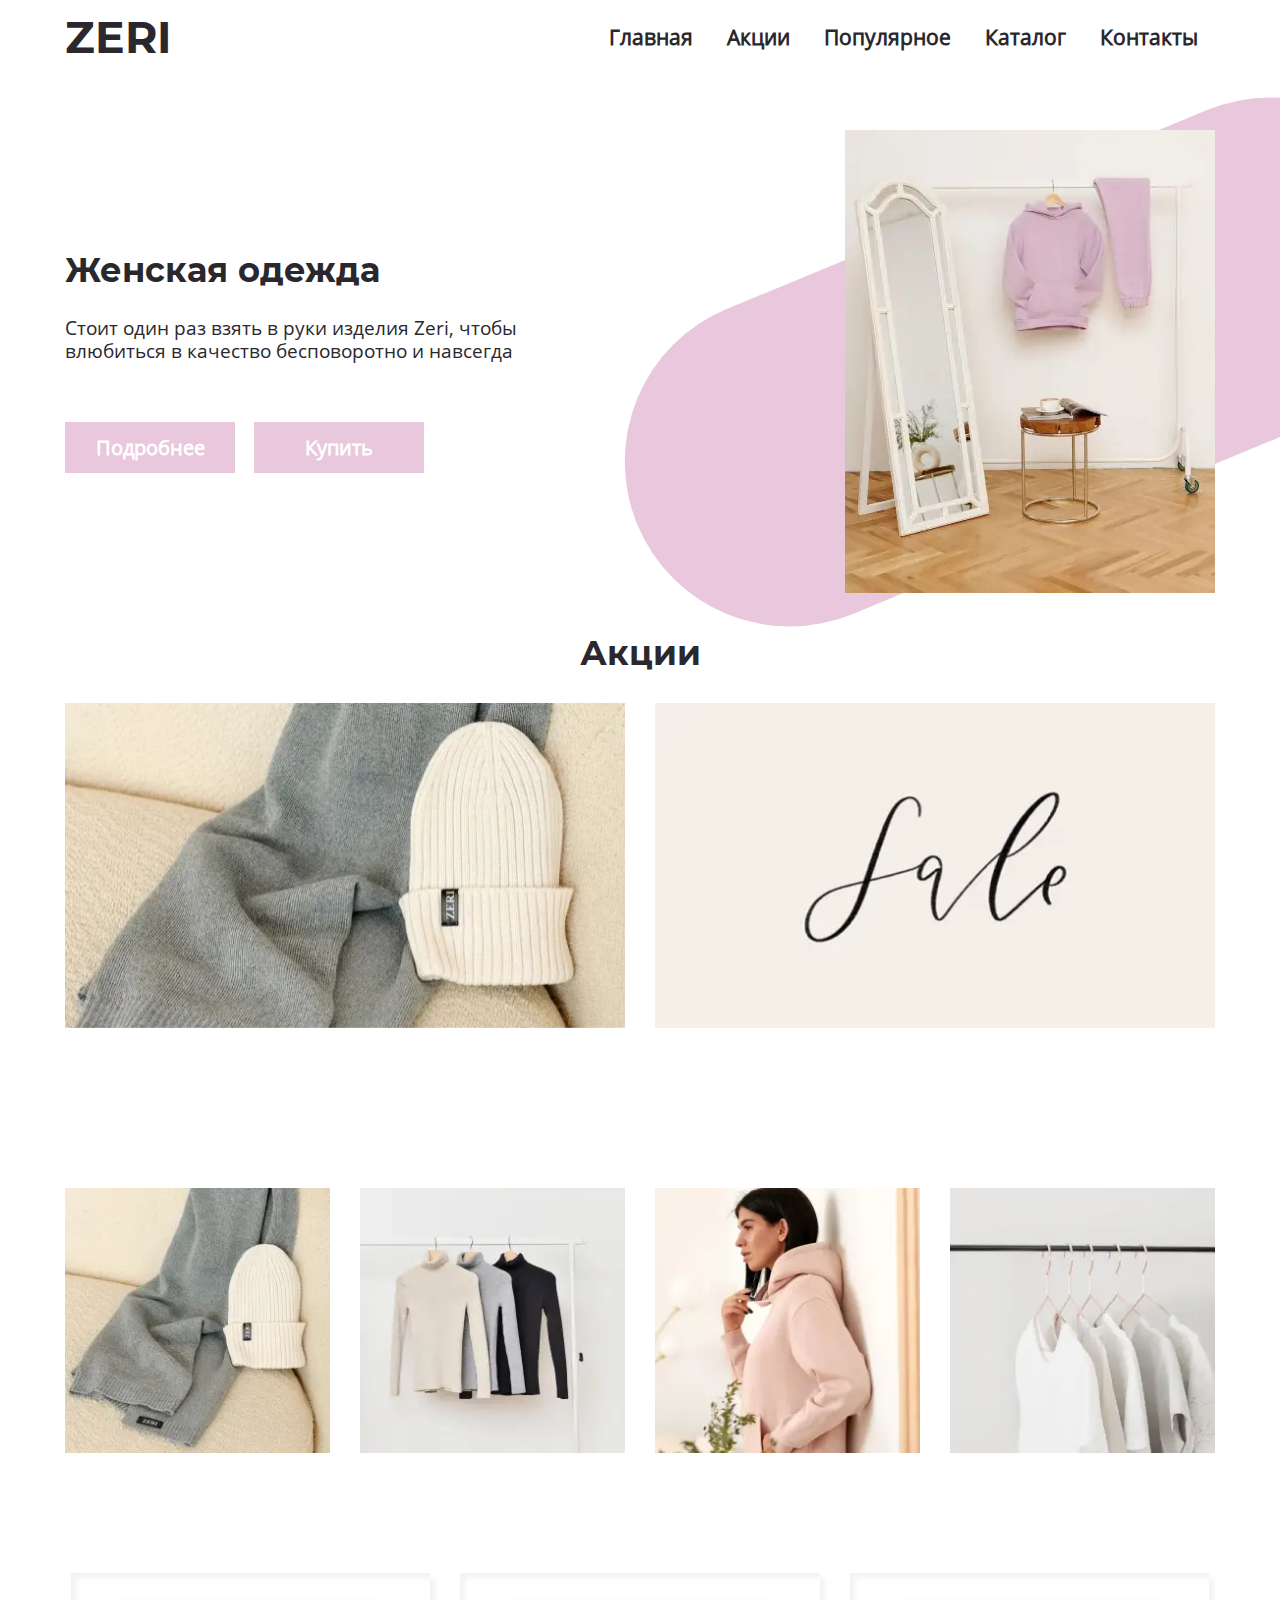
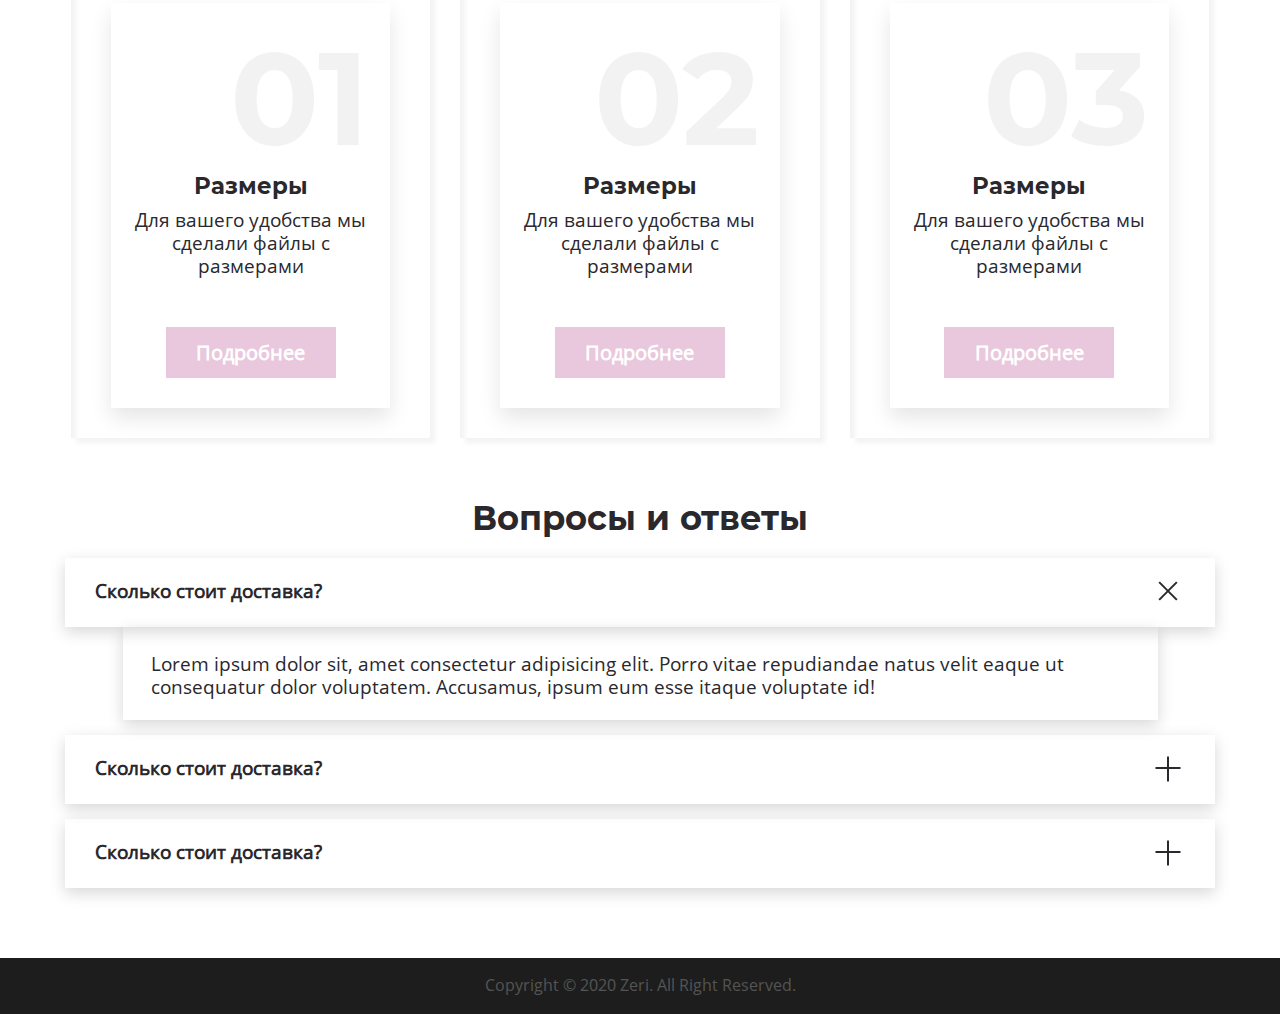
<file: index.html>
<!DOCTYPE html><html lang="ru"><head>	<meta charset="UTF-8">	<meta name="viewport" content="width=device-width, initial-scale=1.0">	<meta name="format-detection" content="telephone=no">	<link rel="stylesheet" href="css/style.min.css">	<title>ZERI | Магазин женской одежды</title></head><body>	<div class="wrapper">		<header class="header">	<div class="header__container _container">		<a href="#top" class="header__logo">ZERI</a>		<div class="header__menu menu">			<div class="menu__icon icon-menu">				<span></span>				<span></span>				<span></span>			</div>			<nav class="menu__body">				<ul class="menu__list">					<li><a href="#top" class="menu__link">Главная</a></li>					<li><a href="#promo" class="menu__link">Акции</a></li>					<li><a href="#popular" class="menu__link">Популярное</a></li>					<li><a href="https://www.wildberries.ru/brands/zeri" target="_blank" class="menu__link">Каталог</a></li>					<li><a href="/contacts.html" class="menu__link">Контакты</a></li>				</ul>			</nav>		</div>	</div></header>		<div class="page">			<div class="page__container">				<div class="page__main main-page">					<div class="main-page__container _container">						<div class="main-page__column main-page__column-info">							<div class="main-page__info">								<div class="main-page__title title _anim-items _anim-no-hide">Женская одежда</div>								<div class="main-page__text text _anim-items _anim-no-hide">Стоит один раз взять в руки изделия Zeri, чтобы влюбиться в качество бесповоротно и навсегда</div>								<div class="main-page__buttons _anim-items _anim-no-hide">									<a href="#promo" class="main-page__button btn">Подробнее</a>									<a href="https://www.wildberries.ru/brands/zeri" target="_blank"										class="main-page__button btn">Купить</a>								</div>							</div>						</div>						<div class="main-page__column main-page__column-image">							<div class="main-page__image _anim-items _anim-no-hide">								<picture><source srcset="img/slide01.webp" type="image/webp"><img src="img/slide01.png" alt="" /></picture>							</div>						</div>					</div>				</div>				<div class="page__promo promo-page" id="promo">					<div class="promo-page__container _container">						<div class="promo-page__title title _anim-items _anim-no-hide">Акции</div>						<div class="promo-page__boxes ">							<div class="promo-page__wrapBox _anim-items _anim-no-hide">								<div class="promo-page__box box">									<div class="box__image">										<picture><source srcset="img/promo1.webp" type="image/webp"><img src="img/promo1.png" alt="" /></picture>									</div>									<div class="box__content">										<div class="box__title title">Новогодняя коллекция</div>										<div class="box__text text">В вашем городе уже шёл снег? Если ваша лента Instagram полна											впечатлений о первом снеге, это сигнал к утеплению</div>										<a href="https://www.wildberries.ru/brands/zeri?fseason=52&sort=popular" target="_blank"											class="box__btn btn">Перейти</a>									</div>								</div>							</div>							<div class="promo-page__wrapBox _anim-items _anim-no-hide">								<div class="promo-page__box box">									<div class="box__image">										<picture><source srcset="img/promo2.webp" type="image/webp"><img src="img/promo2.png" alt="" /></picture>									</div>									<div class="box__content">										<div class="box__title title">Распродажа</div>										<div class="box__text text">Всемирная распродажа 11.11. диктует свои правила, а Zeri											хочется радовать вас беспрецедентными предложениями!</div>										<a href="https://www.wildberries.ru/brands/zeri?sort=sale" target="_blank"											class="box__btn btn">Перейти</a>									</div>								</div>							</div>						</div>					</div>				</div>				<div class="page__popular popular-page" id="popular">					<div class="popular-page__container _container">						<div class="popular-page__title title _anim-items _anim-no-hide">Популярные товары</div>						<div class="popular-page__row">							<a href="https://www.instagram.com/p/CIFU75yF_Hj/" target="_blank" class="popular-page__item">								<div class="popular-item">									<div class="popular-item__image">										<picture><source srcset="img/popular1.webp" type="image/webp"><img src="img/popular1.png" alt="" /></picture>									</div>									<div class="popular-item__content">										<div class="popular-item__title">Шапка</div>										<div class="popular-item__text">Состав: 50% шерсть, 50% акрил. Итальянская пряжа премиум											качества</div>									</div>								</div>							</a>							<a href="https://www.wildberries.ru/catalog/12222192/detail.aspx?targetUrl=BP" target="_blank"								class="popular-page__item">								<div class="popular-item">									<div class="popular-item__image">										<picture><source srcset="img/popular2.webp" type="image/webp"><img src="img/popular2.png" alt="" /></picture>									</div>									<div class="popular-item__content">										<div class="popular-item__title">Водолазки</div>										<div class="popular-item__text">Итальянская пряжа премиум класса, состав 50% акрил, 50%											шерсть</div>									</div>								</div>							</a>							<a href="https://www.wildberries.ru/catalog/17297695/detail.aspx?targetUrl=BP" target="_blank"								class="popular-page__item">								<div class="popular-item">									<div class="popular-item__image">										<picture><source srcset="img/popular3.webp" type="image/webp"><img src="img/popular3.png" alt="" /></picture>									</div>									<div class="popular-item__content">										<div class="popular-item__title">Водолазки</div>										<div class="popular-item__text">Итальянская пряжа премиум класса, состав 50% акрил, 50%											шерсть</div>									</div>								</div>							</a>							<a href="https://www.wildberries.ru/catalog/14971468/detail.aspx?targetUrl=BP" target="_blank"								class="popular-page__item">								<div class="popular-item">									<div class="popular-item__image">										<picture><source srcset="img/popular4.webp" type="image/webp"><img src="img/popular4.png" alt="" /></picture>									</div>									<div class="popular-item__content">										<div class="popular-item__title">Футболки</div>										<div class="popular-item__text">Наши футболки представлены в классических цветах: белом и											чёрном</div>									</div>								</div>							</a>						</div>					</div>				</div>				<div class="page__interesting interesting-page">					<div class="interesting-page__container _container">						<div class="interesting-page__title title _anim-items _anim-no-hide">							Интересное						</div>						<div class="interesting-page__row ">							<div class="interesting-page__item">								<div class="interesting-item">									<div class="interesting-item__content">										<div class="interesting-item__number">01</div>										<div class="interesting-item__title subtitle">Размеры</div>										<div class="interesting-item__text text">Для вашего удобства мы сделали файлы с размерами										</div>										<a href="#popup" class="interesting-item__btn btn popup-link">Подробнее</a>									</div>								</div>							</div>							<div class="interesting-page__item">								<div class="interesting-item">									<div class="interesting-item__content">										<div class="interesting-item__number">02</div>										<div class="interesting-item__title subtitle">Размеры</div>										<div class="interesting-item__text text">Для вашего удобства мы сделали файлы с размерами										</div>										<a href="#popup" class="interesting-item__btn btn popup-link">Подробнее</a>									</div>								</div>							</div>							<div class="interesting-page__item">								<div class="interesting-item">									<div class="interesting-item__content">										<div class="interesting-item__number">03</div>										<div class="interesting-item__title subtitle">Размеры</div>										<div class="interesting-item__text text">Для вашего удобства мы сделали файлы с размерами										</div>										<a href="#popup" class="interesting-item__btn btn popup-link">Подробнее</a>									</div>								</div>							</div>						</div>					</div>				</div>				<div class="page__questions questions-page">					<div class="questions-page__container _container">						<div class="questions-page__title title">Вопросы и ответы</div>						<div class="questions-page__items">							<div class="questions-page__item">								<div class="questions-page__front">									<div class="questions-page__question text">										Сколько стоит доставка?									</div>									<div class="questions-page__arrow"><span></span></div>								</div>								<div class="questions-page__back">									<div class="questions-page__content">										<div class="questions-page__answer text">Lorem ipsum dolor sit, amet consectetur											adipisicing elit. Porro vitae repudiandae natus velit eaque ut consequatur dolor											voluptatem. Accusamus, ipsum eum esse itaque voluptate id!</div>									</div>								</div>							</div>							<div class="questions-page__item">								<div class="questions-page__front">									<div class="questions-page__question text">										Сколько стоит доставка?									</div>									<div class="questions-page__arrow"><span></span></div>								</div>								<div class="questions-page__back">									<div class="questions-page__content">										<div class="questions-page__answer text">Lorem ipsum dolor sit, amet consectetur											adipisicing elit. Porro vitae repudiandae natus velit eaque ut consequatur dolor											voluptatem. Accusamus, ipsum eum esse itaque voluptate id!</div>									</div>								</div>							</div>							<div class="questions-page__item">								<div class="questions-page__front">									<div class="questions-page__question text">										Сколько стоит доставка?									</div>									<div class="questions-page__arrow"><span></span></div>								</div>								<div class="questions-page__back">									<div class="questions-page__content">										<div class="questions-page__answer text">Lorem ipsum dolor sit, amet consectetur											adipisicing elit. Porro vitae repudiandae natus velit eaque ut consequatur dolor											voluptatem. Accusamus, ipsum eum esse itaque voluptate id!</div>									</div>								</div>							</div>						</div>					</div>				</div>			</div>		</div>		<div class="footer">	<div class="footer__container _container">		<div class="footer__info">Copyright © 2020 Zeri. All Right Reserved.</div>	</div></div>	</div>	<div id="popup" class="popup">		<div class="popup__body">			<div class="popup__content">				<a href="" class="popup__close close-popup title">X</a>				<div class="popup__title title">Размеры</div>				<div class="popup__image"><picture><source srcset="img/size.webp" type="image/webp"><img src="img/size.jpg" alt="" /></picture></div>				<div class="popup__text text"></div>			</div>		</div>	</div>	<script src="js/script.min.js"></script></body></html>
</file>
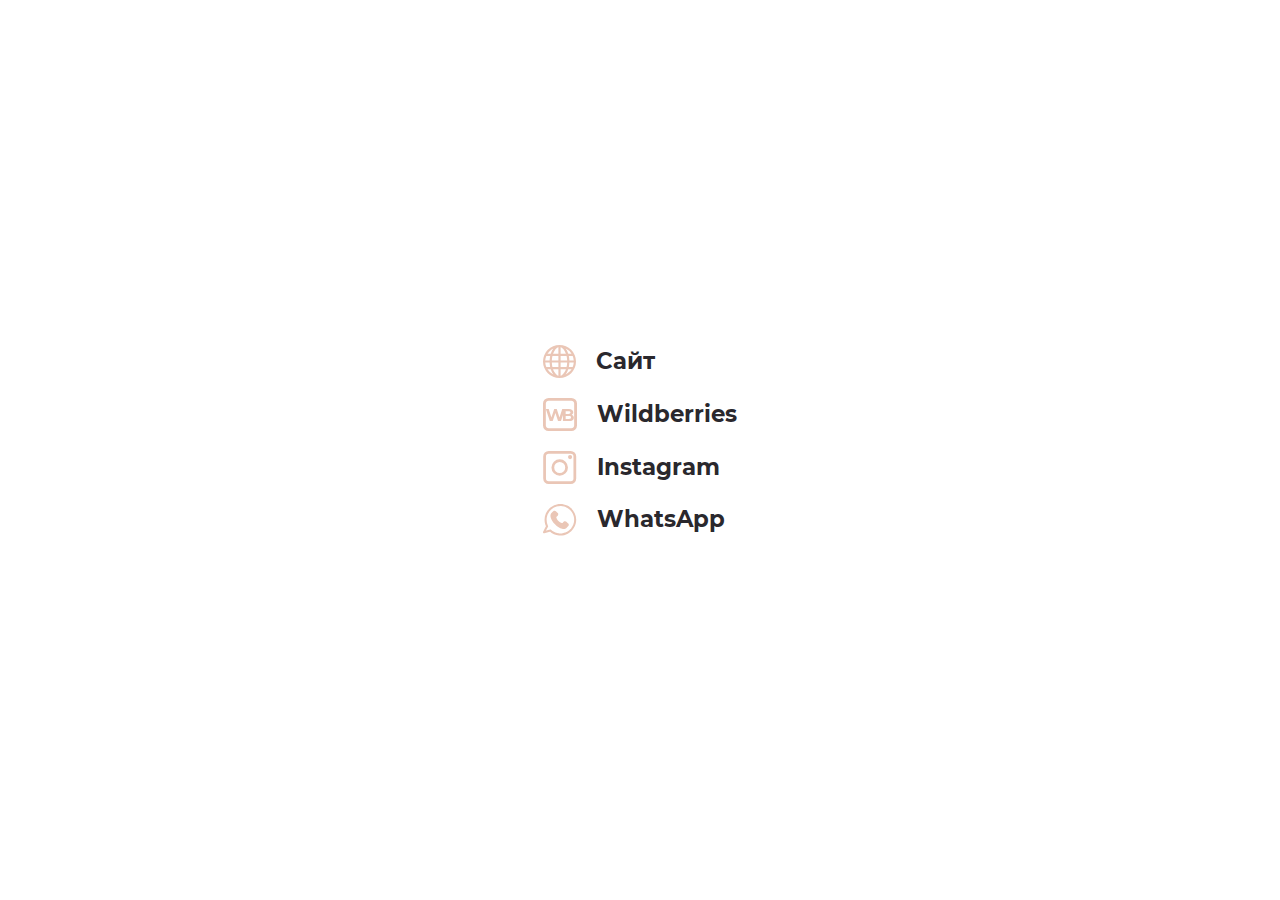
<file: contacts.html>
<!DOCTYPE html><html lang="ru"><head>	<meta charset="UTF-8">	<meta name="viewport" content="width=device-width, initial-scale=1.0">	<meta name="format-detection" content="telephone=no">	<link rel="stylesheet" href="css/style.min.css">	<title>ZERI | Магазин женской одежды</title></head><body>	<div class="wrapper">				<div class="page">			<div class="page__container">				<div class="page-contacts contacts-page">					<div class="contacts-page__container _container">						<div class="contacts-page__column">							<a href="/index.html" class="contacts-page__link">								<div class="contacts-page__icon">									<picture><source srcset="img/icons/site.svg" type="image/webp"><img src="img/icons/site.svg" alt="" /></picture>								</div>								<div class="contacts-page__title subtitle">Сайт</div>							</a>							<a href="https://www.wildberries.ru/brands/zeri" target="_blank" class="contacts-page__link">								<div class="contacts-page__icon"><picture><source srcset="img/icons/wb.svg" type="image/webp"><img src="img/icons/wb.svg" alt="" /></picture></div>								<div class="contacts-page__title subtitle">Wildberries</div>							</a>							<a href="https://www.instagram.com/zeri.shop/" target="_blank" class="contacts-page__link">								<div class="contacts-page__icon"><picture><source srcset="img/icons/inst.svg" type="image/webp"><img src="img/icons/inst.svg" alt="" /></picture></div>								<div class="contacts-page__title subtitle">Instagram</div>							</a>							<a href="https://taplink.cc/link/22937996.5420dc/whatsapp/" target="_blank" class="contacts-page__link">								<div class="contacts-page__icon"><picture><source srcset="img/icons/wa.svg" type="image/webp"><img src="img/icons/wa.svg" alt="" /></picture></div>								<div class="contacts-page__title subtitle">WhatsApp</div>							</a>						</div>					</div>				</div>			</div>		</div>			</div>	<script src="js/script.min.js"></script></body></html>
</file>
<file: css/style.min.css>
@font-face{font-family:OpenSans;font-display:swap;src:url(../fonts/OpenSans-Regular.woff) format("woff"),url(../fonts/OpenSans-Regular.woff2) format("woff2");font-weight:400;font-style:normal}@font-face{font-family:Montserrat;font-display:swap;src:url(../fonts/Montserrat-Regular.woff) format("woff"),url(../fonts/Montserrat-Regular.woff2) format("woff2");font-weight:400;font-style:normal}@font-face{font-family:Montserrat;font-display:swap;src:url(../fonts/Montserrat-Bold.woff) format("woff"),url(../fonts/Montserrat-Bold.woff2) format("woff2");font-weight:700;font-style:normal}*{padding:0;margin:0;border:0}*,:after,:before{-webkit-box-sizing:border-box;box-sizing:border-box}:active,:focus{outline:0}a:active,a:focus{outline:0}aside,footer,header,nav,section{display:block}body,html{height:100%;min-width:320px}body{line-height:1;font-family:OpenSans,sans-serif;-ms-text-size-adjust:100%;-moz-text-size-adjust:100%;-webkit-text-size-adjust:100%}button,input,textarea{font-family:OpenSans,sans-serif}input::-ms-clear{display:none}button{cursor:pointer}button::-moz-focus-inner{padding:0;border:0}a,a:visited{text-decoration:none}a:hover{text-decoration:none}ul li{list-style:none}img{vertical-align:top}h1,h2,h3,h4,h5,h6{font-weight:inherit;font-size:inherit}body{color:#2a282d;font-size:14px;background-color:#fff}body.lock{overflow:hidden}.wrapper{width:100%;min-height:100%;overflow:hidden;display:-webkit-box;display:-ms-flexbox;display:flex;-webkit-box-orient:vertical;-webkit-box-direction:normal;-ms-flex-direction:column;flex-direction:column}._container{max-width:1170px;margin:0 auto;width:100%}.btn{cursor:pointer;color:#fff;padding:15px 15px 15px 15px;background-color:#e9c8dd;display:inline-block;min-width:170px;text-align:center;font-size:calc(14px + 8 * ((100vw - 320px)/ 1190));font-weight:700;-webkit-transition:all .8s ease 0s;-o-transition:all .8s ease 0s;transition:all .8s ease 0s}.title{font-family:Montserrat;font-size:calc(24px + 12 * ((100vw - 320px)/ 1190));font-weight:700;line-height:120%}.subtitle{font-family:Montserrat;font-size:calc(18px + 6 * ((100vw - 320px)/ 1190));font-weight:700}.text{font-size:calc(16px + 4 * ((100vw - 320px)/ 1190));line-height:120%}.fat{font-weight:700}.ibg{background-position:center;background-size:cover;background-repeat:no-repeat;position:relative}.ibg img{width:0;height:0;position:absolute;top:0;left:0;opacity:0;visibility:hidden}.header{position:fixed;top:0;left:0;width:100%;z-index:50;min-height:56px;padding:15px 0 15px 0;-webkit-transition:all .8s ease 0s;-o-transition:all .8s ease 0s;transition:all .8s ease 0s;background-color:#fff}.header__container{margin:auto auto;display:-webkit-box;display:-ms-flexbox;display:flex;width:100%;-webkit-box-pack:justify;-ms-flex-pack:justify;justify-content:space-between;-webkit-box-align:center;-ms-flex-align:center;align-items:center}.header__logo{font-family:Montserrat;font-weight:700;color:#2a282d;font-size:calc(28px + 20 * ((100vw - 320px)/ 1190));-webkit-transition:all .8s ease 0s;-o-transition:all .8s ease 0s;transition:all .8s ease 0s;position:relative;z-index:50}.header__logo.active{color:#fff}.header__menu{-webkit-box-flex:0;-ms-flex:0 0 auto;flex:0 0 auto}.menu__list{display:-webkit-box;display:-ms-flexbox;display:flex}.menu__link{padding:5px 17px;font-weight:700;color:#2a282d;font-size:calc(16px + 6 * ((100vw - 320px)/ 1190));-webkit-transition:all .8s ease 0s;-o-transition:all .8s ease 0s;transition:all .8s ease 0s;background-color:#fff}.icon-menu{display:none}.footer{background-color:#1d1d1d;padding:20px 10px}.footer__info{font-size:calc(14px + 2 * ((100vw - 320px)/ 1190));text-align:center;color:#ffffff40}.page{-webkit-box-flex:1;-ms-flex:1 1;flex:1 1}.main-page{padding:130px 0 0 0;margin:0 0 40px 0}.main-page__container{display:-webkit-box;display:-ms-flexbox;display:flex;-webkit-box-align:center;-ms-flex-align:center;align-items:center;height:100%}.main-page__column{display:-webkit-box;display:-ms-flexbox;display:flex;-webkit-box-flex:0;-ms-flex:0 0 50%;flex:0 0 50%}.main-page__column-info{z-index:1}.main-page__column-image{display:-webkit-box;display:-ms-flexbox;display:flex;-webkit-box-align:center;-ms-flex-align:center;align-items:center;-webkit-box-pack:end;-ms-flex-pack:end;justify-content:flex-end;-ms-flex-item-align:center;align-self:center}.main-page__info{display:-webkit-box;display:-ms-flexbox;display:flex;-ms-flex-item-align:center;align-self:center;-webkit-box-orient:vertical;-webkit-box-direction:normal;-ms-flex-direction:column;flex-direction:column}.main-page__title{margin:0 0 25px 0;opacity:0;-webkit-transform:translate(-120%,0);-ms-transform:translate(-120%,0);transform:translate(-120%,0);-webkit-transition:all .8s ease 0s;-o-transition:all .8s ease 0s;transition:all .8s ease 0s}.main-page__title._active{opacity:1;-webkit-transform:translate(0,0);-ms-transform:translate(0,0);transform:translate(0,0)}.main-page__text{margin:0 0 60px 0;max-width:500px;opacity:0;-webkit-transform:translate(-120%,0);-ms-transform:translate(-120%,0);transform:translate(-120%,0);-webkit-transition:all .8s ease .2s;-o-transition:all .8s ease .2s;transition:all .8s ease .2s}.main-page__text._active{opacity:1;-webkit-transform:translate(0,0);-ms-transform:translate(0,0);transform:translate(0,0)}.main-page__buttons{opacity:0;-webkit-transform:translate(-120%,0);-ms-transform:translate(-120%,0);transform:translate(-120%,0);-webkit-transition:all .8s ease .4s;-o-transition:all .8s ease .4s;transition:all .8s ease .4s}.main-page__buttons._active{opacity:1;-webkit-transform:translate(0,0);-ms-transform:translate(0,0);transform:translate(0,0)}.main-page__button:first-child{margin:0 15px 0 0}.main-page__image{opacity:0;-webkit-transform:translate(120%,0);-ms-transform:translate(120%,0);transform:translate(120%,0);-webkit-transition:all .8s ease .6s;-o-transition:all .8s ease .6s;transition:all .8s ease .6s}.main-page__image._active{opacity:1;-webkit-transform:translate(0,0);-ms-transform:translate(0,0);transform:translate(0,0)}.main-page__image::before{content:"";position:absolute;z-index:-1;width:850px;height:330px;left:50%;top:50%;background:#e9c8dd;border-radius:400px;-webkit-transform:translate(-50%,-50%) rotate(-22.5deg);-ms-transform:translate(-50%,-50%) rotate(-22.5deg);transform:translate(-50%,-50%) rotate(-22.5deg)}.main-page__image img{width:100%;height:100%;-o-object-fit:contain;object-fit:contain}.promo-page{position:relative;z-index:2;margin:0 0 50px 0;padding:0 0 40px 0}.promo-page__title{text-align:center;margin:0 0 30px 0;opacity:0;-webkit-transform:translate(-120%,0);-ms-transform:translate(-120%,0);transform:translate(-120%,0);-webkit-transition:all .8s ease 0s;-o-transition:all .8s ease 0s;transition:all .8s ease 0s}.promo-page__title._active{opacity:1;-webkit-transform:translate(0,0);-ms-transform:translate(0,0);transform:translate(0,0)}.promo-page__boxes{display:-webkit-box;display:-ms-flexbox;display:flex;-webkit-box-align:center;-ms-flex-align:center;align-items:center;-webkit-box-pack:center;-ms-flex-pack:center;justify-content:center;-webkit-transform-style:preserve-3d;transform-style:preserve-3d;margin:0 -15px}.promo-page__wrapBox{padding:0 15px;-webkit-box-flex:0;-ms-flex:0 0 50%;flex:0 0 50%;opacity:0;-webkit-transform:translate(-120%,0);-ms-transform:translate(-120%,0);transform:translate(-120%,0);-webkit-transition:all .8s ease .2s;-o-transition:all .8s ease .2s;transition:all .8s ease .2s}.promo-page__wrapBox._active{opacity:1;-webkit-transform:translate(0,0);-ms-transform:translate(0,0);transform:translate(0,0)}.promo-page__wrapBox:last-child{-webkit-transform:translate(120%,0);-ms-transform:translate(120%,0);transform:translate(120%,0)}.promo-page__wrapBox:last-child._active{-webkit-transform:translate(0,0);-ms-transform:translate(0,0);transform:translate(0,0)}.box{position:relative;-webkit-transform-style:preserve-3d;transform-style:preserve-3d}.box__text{margin:0 0 10px 0}.box__image img{width:100%}.box__content{text-align:center;position:absolute;top:50%;left:50px;right:50px;background-color:#fff;padding:40px 25px 20px;-webkit-transform-origin:top;-ms-transform-origin:top;transform-origin:top;-webkit-transform:translateZ(40px) scaleY(0);transform:translateZ(40px) scaleY(0);-webkit-transition:all 1s ease 0s;-o-transition:all 1s ease 0s;transition:all 1s ease 0s;opacity:0;-webkit-box-shadow:0 50px 80px rgba(0,0,0,.2);box-shadow:0 50px 80px rgba(0,0,0,.2)}.box__title{font-size:calc(20px + 10 * ((100vw - 320px)/ 1190));text-align:center;margin:0 0 10px 0}.popular-page{position:relative;z-index:1;margin:0 0 50px 0}.popular-page__title{text-align:center;margin:0 0 30px 0;opacity:0;-webkit-transform:translate(-120%,0);-ms-transform:translate(-120%,0);transform:translate(-120%,0);-webkit-transition:all .8s ease 0s;-o-transition:all .8s ease 0s;transition:all .8s ease 0s}.popular-page__title._active{opacity:1;-webkit-transform:translate(0,0);-ms-transform:translate(0,0);transform:translate(0,0)}.popular-page__row{display:-webkit-box;display:-ms-flexbox;display:flex;-webkit-box-align:center;-ms-flex-align:center;align-items:center;-webkit-box-pack:center;-ms-flex-pack:center;justify-content:center;margin:0 -15px}.popular-page__item{-webkit-box-flex:0;-ms-flex:0 0 25%;flex:0 0 25%;padding:0 15px;display:-webkit-box;display:-ms-flexbox;display:flex;-webkit-box-pack:center;-ms-flex-pack:center;justify-content:center}.popular-item{overflow:hidden;max-width:270px;max-height:270px;position:relative;cursor:pointer;-webkit-transition:all .8s ease 0s;-o-transition:all .8s ease 0s;transition:all .8s ease 0s;-webkit-box-shadow:0 50px 50px transparent;box-shadow:0 50px 50px transparent}.popular-item__image img{width:100%;height:100%}.popular-item__image::before{content:"";position:absolute;top:0;left:0;width:100%;height:100%;background:rgba(234,198,182,0);z-index:0;-webkit-transition:all .8s ease 0s;-o-transition:all .8s ease 0s;transition:all .8s ease 0s}.popular-item__content{position:absolute;bottom:-80px;left:0;width:100%;padding:20px 20px 15px;opacity:0;-webkit-transition:all .8s ease 0s;-o-transition:all .8s ease 0s;transition:all .8s ease 0s}.popular-item__title{font-size:calc(16px + 6 * ((100vw - 320px)/ 1190));font-weight:700;color:#fff;margin:0 0 10px 0}.popular-item__text{font-size:calc(14px + 4 * ((100vw - 320px)/ 1190));color:#fff;line-height:120%}.interesting-page{margin:0 0 30px 0}.interesting-page__title{margin:0 0 30px 0;text-align:center;opacity:0;-webkit-transform:translate(-120%,0);-ms-transform:translate(-120%,0);transform:translate(-120%,0);-webkit-transition:all .8s ease 0s;-o-transition:all .8s ease 0s;transition:all .8s ease 0s}.interesting-page__title._active{opacity:1;-webkit-transform:translate(0,0);-ms-transform:translate(0,0);transform:translate(0,0)}.interesting-page__row{display:-webkit-box;display:-ms-flexbox;display:flex;margin:0 -15px;-webkit-box-align:center;-ms-flex-align:center;align-items:center;-webkit-box-pack:center;-ms-flex-pack:center;justify-content:center;-ms-flex-wrap:wrap;flex-wrap:wrap}.interesting-page__item{-webkit-box-flex:0;-ms-flex:0 0 33%;flex:0 0 33%;padding:0 15px;margin:0 0 30px 0}.interesting-item{padding:30px 40px;-webkit-box-shadow:5px 5px 5px rgba(0,0,0,.05),-5px -5px 5px rgba(255,255,255,.05),inset -5px -5px 5px rgba(255,255,255,.05),inset 5px 5px 5px rgba(0,0,0,.05);box-shadow:5px 5px 5px rgba(0,0,0,.05),-5px -5px 5px rgba(255,255,255,.05),inset -5px -5px 5px rgba(255,255,255,.05),inset 5px 5px 5px rgba(0,0,0,.05)}.interesting-item__content{-webkit-box-shadow:0 10px 20px rgba(0,0,0,.1);box-shadow:0 10px 20px rgba(0,0,0,.1);display:-webkit-box;display:-ms-flexbox;display:flex;-webkit-box-orient:vertical;-webkit-box-direction:normal;-ms-flex-direction:column;flex-direction:column;background-color:#fff;-webkit-box-align:center;-ms-flex-align:center;align-items:center;-webkit-box-pack:center;-ms-flex-pack:center;justify-content:center;padding:30px 20px;-webkit-transition:all .8s ease 0s;-o-transition:all .8s ease 0s;transition:all .8s ease 0s}.interesting-item__number{font-family:Montserrat;font-weight:700;font-size:calc(80px + 64 * ((100vw - 320px)/ 1190));color:rgba(0,0,0,.05);-ms-flex-item-align:end;align-self:flex-end;margin:0 0 10px 0}.interesting-item__title{margin:0 0 10px 0;text-align:center}.interesting-item__text{-webkit-box-flex:1;-ms-flex:1 1;flex:1 1;text-align:center;margin:0 0 50px 0}.questions-page{margin:0 0 70px 0}.questions-page__title{text-align:center;margin:0 0 20px 0}.questions-page__item{margin:0 0 15px 0}.questions-page__front{cursor:pointer;padding:21px 22px 25px 30px;position:relative;z-index:2;-webkit-box-shadow:0 5px 15px rgba(0,0,0,.16);box-shadow:0 5px 15px rgba(0,0,0,.16);font-weight:700;display:-webkit-box;display:-ms-flexbox;display:flex;-webkit-box-pack:justify;-ms-flex-pack:justify;justify-content:space-between;-webkit-box-align:center;-ms-flex-align:center;align-items:center}.questions-page__front.active .questions-page__arrow span{-webkit-transform:translate(-150%,-50%) rotate(45deg);-ms-transform:translate(-150%,-50%) rotate(45deg);transform:translate(-150%,-50%) rotate(45deg)}.questions-page__front.active .questions-page__arrow:before{top:-1px;-webkit-transform:translateX(-150%) rotate(135deg);-ms-transform:translateX(-150%) rotate(135deg);transform:translateX(-150%) rotate(135deg)}.questions-page__question{margin:0 10px 0 0;-webkit-box-flex:0;-ms-flex:0 0 80%;flex:0 0 80%}.questions-page__arrow{position:relative}.questions-page__arrow span{background-color:#2a282d;position:absolute;left:0;-webkit-transform:translate(-150%,-50%);-ms-transform:translate(-150%,-50%);transform:translate(-150%,-50%);width:25px;height:2px;top:50%;-webkit-transition:all .3s ease 0s;-o-transition:all .3s ease 0s;transition:all .3s ease 0s}.questions-page__arrow:before{content:"";background-color:#2a282d;position:absolute;left:0;-webkit-transform:translateX(-150%) rotate(90deg);-ms-transform:translateX(-150%) rotate(90deg);transform:translateX(-150%) rotate(90deg);width:25px;height:2px;-webkit-transition:all .3s ease 0s;-o-transition:all .3s ease 0s;transition:all .3s ease 0s;top:0}.questions-page__back{display:none;max-width:90%;margin:0 auto;position:relative;z-index:1;-webkit-box-shadow:0 5px 15px rgba(0,0,0,.16);box-shadow:0 5px 15px rgba(0,0,0,.16)}.questions-page__content{padding:25px 28px 22px}.popup{position:fixed;width:100%;height:100%;background-color:rgba(0,0,0,.8);top:0;padding:70px 0 0 0;left:0;opacity:0;visibility:hidden;overflow-y:auto;overflow-x:hidden;-webkit-transition:all .8s ease 0s;-o-transition:all .8s ease 0s;transition:all .8s ease 0s}.popup.open{opacity:1;visibility:visible}.popup.open .popup__content{opacity:1;-webkit-transform:perspective(600px) translate(0,0) rotateX(0);transform:perspective(600px) translate(0,0) rotateX(0)}.popup__body{min-height:100%;display:-webkit-box;display:-ms-flexbox;display:flex;-webkit-box-align:center;-ms-flex-align:center;align-items:center;-webkit-box-pack:center;-ms-flex-pack:center;justify-content:center;padding:30px 20px}.popup__content{background-color:#fff;color:#000;max-width:800px;padding:30px;position:relative;-webkit-transform:perspective(600px) translate(0,-100%) rotateX(45deg);transform:perspective(600px) translate(0,-100%) rotateX(45deg);-webkit-transition:all .8s ease 0s;-o-transition:all .8s ease 0s;transition:all .8s ease 0s}.popup__close{position:absolute;right:10px;top:10px;font-size:20px;color:#000;text-decoration:none}.popup__title{margin:0 0 1em 0}.popup__image img{width:100%}.contacts-page{width:100vw;height:100vh}.contacts-page__container{height:100%;display:-webkit-box;display:-ms-flexbox;display:flex;-webkit-box-pack:center;-ms-flex-pack:center;justify-content:center;-webkit-box-align:center;-ms-flex-align:center;align-items:center}.contacts-page__column{display:-webkit-box;display:-ms-flexbox;display:flex;-webkit-box-pack:center;-ms-flex-pack:center;justify-content:center;-webkit-box-align:start;-ms-flex-align:start;align-items:flex-start;-webkit-box-orient:vertical;-webkit-box-direction:normal;-ms-flex-direction:column;flex-direction:column}.contacts-page__link{display:-webkit-box;display:-ms-flexbox;display:flex;-webkit-box-pack:start;-ms-flex-pack:start;justify-content:flex-start;-webkit-box-align:center;-ms-flex-align:center;align-items:center;margin:0 0 20px 0}.contacts-page__icon{margin:0 20px 0 0}.contacts-page__title{color:#2a282d}@media (min-width:991.98px){.btn:hover{background-color:#c78ab1}.menu__link:hover{background-color:#eac6b6;color:#fff}.main-page__column{height:100%}.box:hover{-webkit-box-shadow:0 50px 80px rgba(0,0,0,.2);box-shadow:0 50px 80px rgba(0,0,0,.2)}.box:hover .box__content{opacity:1;-webkit-transform:translateZ(40px) scaleY(1);transform:translateZ(40px) scaleY(1)}.popular-item:hover{-webkit-transform:scale(1.2);-ms-transform:scale(1.2);transform:scale(1.2);-webkit-box-shadow:0 50px 50px rgba(0,0,0,.4);box-shadow:0 50px 50px rgba(0,0,0,.4)}.popular-item:hover .popular-item__image::before{background:rgba(234,198,182,.7)}.popular-item:hover .popular-item__content{opacity:1;bottom:0}.interesting-item__content:hover{-webkit-transform:translate(0,-60px);-ms-transform:translate(0,-60px);transform:translate(0,-60px)}}@media (max-width:1510px){._container{padding-left:10px;padding-right:10px}}@media (max-width:991.98px){.menu__link{padding:0 7px}.main-page__container{-webkit-box-orient:vertical;-webkit-box-direction:normal;-ms-flex-direction:column;flex-direction:column}.main-page__column-info{margin:0 0 35px 0}.main-page__column-image{-ms-flex-item-align:center;align-self:center;height:50%}.main-page__info{-webkit-box-align:center;-ms-flex-align:center;align-items:center;text-align:center}.main-page__text{margin:0 0 20px 0}.promo-page{margin:0 0 160px 0}.box__content{-webkit-transform:translateZ(40px) scaleY(1);transform:translateZ(40px) scaleY(1);opacity:1}.popular-item__image::before{background:rgba(234,198,182,.7)}.popular-item__content{opacity:1;bottom:00px;padding:30px 30px 10px}.popular-item__text{font-size:0}.interesting-item{padding:30px 20px}}@media (max-width:768px){.menu__body{opacity:0;position:fixed;height:100%;width:100%;visibility:hidden;top:0;left:120%;overflow:auto;padding:120px 20px 30px 20px;z-index:2;background-color:#fff;-webkit-transition:all .8s ease 0s;-o-transition:all .8s ease 0s;transition:all .8s ease 0s}.menu__body:before{content:"";position:fixed;width:100%;height:68px;top:0;left:0;z-index:3;background-color:#2c2c2c}.menu__body.whiteMask:before{content:"";position:fixed;width:100%;height:68px;top:0;left:0;z-index:3;background-color:#fff}.menu__body.active{opacity:1;left:0;visibility:visible}.menu__list{display:block;text-align:center}.menu__list li{margin:0 0 30px 0}.menu__link{color:#2a282d;padding:5px 7px}.icon-menu{display:block;position:relative;width:30px;height:18px;cursor:pointer;z-index:5}.icon-menu span{background-color:#2a282d;-webkit-transition:all .3s ease 0s;-o-transition:all .3s ease 0s;transition:all .3s ease 0s;top:calc(50% - 1px);right:0;position:absolute;width:100%;height:2px;-webkit-transition:all .8s ease 0s;-o-transition:all .8s ease 0s;transition:all .8s ease 0s}.icon-menu span:first-child{top:0}.icon-menu span:last-child{top:auto;bottom:0}.icon-menu.active span{background-color:#fff;-webkit-transform:scale(0);-ms-transform:scale(0);transform:scale(0)}.icon-menu.active span:first-child{-webkit-transform:rotate(-45deg);-ms-transform:rotate(-45deg);transform:rotate(-45deg);top:calc(50% - 1px)}.icon-menu.active span:last-child{-webkit-transform:rotate(45deg);-ms-transform:rotate(45deg);transform:rotate(45deg);top:calc(50% - 1px)}.main-page{padding:90px 0 0 0}.promo-page{margin:0}.promo-page__boxes{-webkit-box-orient:vertical;-webkit-box-direction:normal;-ms-flex-direction:column;flex-direction:column}.box{margin:0 0 110px}.popular-page__row{-ms-flex-wrap:wrap;flex-wrap:wrap}.popular-page__item{-webkit-box-flex:0;-ms-flex:0 0 50%;flex:0 0 50%;margin:0 0 30px 0;overflow:hidden}.popular-item__content{padding:30px}.popular-item__text{font-size:calc(14px + 4 * ((100vw - 320px)/ 1190))}}@media (max-width:768px) and (max-width:479.98px){.menu__body{padding:100px 20px 30px 20px}.menu__body::before{height:58px}}@media (max-width:479.98px){.btn{padding:15px 7px;min-width:120px}.main-page{padding:70px 0 0 0}.promo-page__wrapBox:first-child{margin:0 0 100px}.promo-page__wrapBox:last-child{margin:0 0 80px}.box__content{left:20px;right:20px}.popular-page__row{-webkit-box-orient:vertical;-webkit-box-direction:normal;-ms-flex-direction:column;flex-direction:column}.interesting-page__item{-webkit-box-flex:0;-ms-flex:0 0 80%;flex:0 0 80%}.questions-page__front{padding:21px 5px 25px 15px}}
</file>
